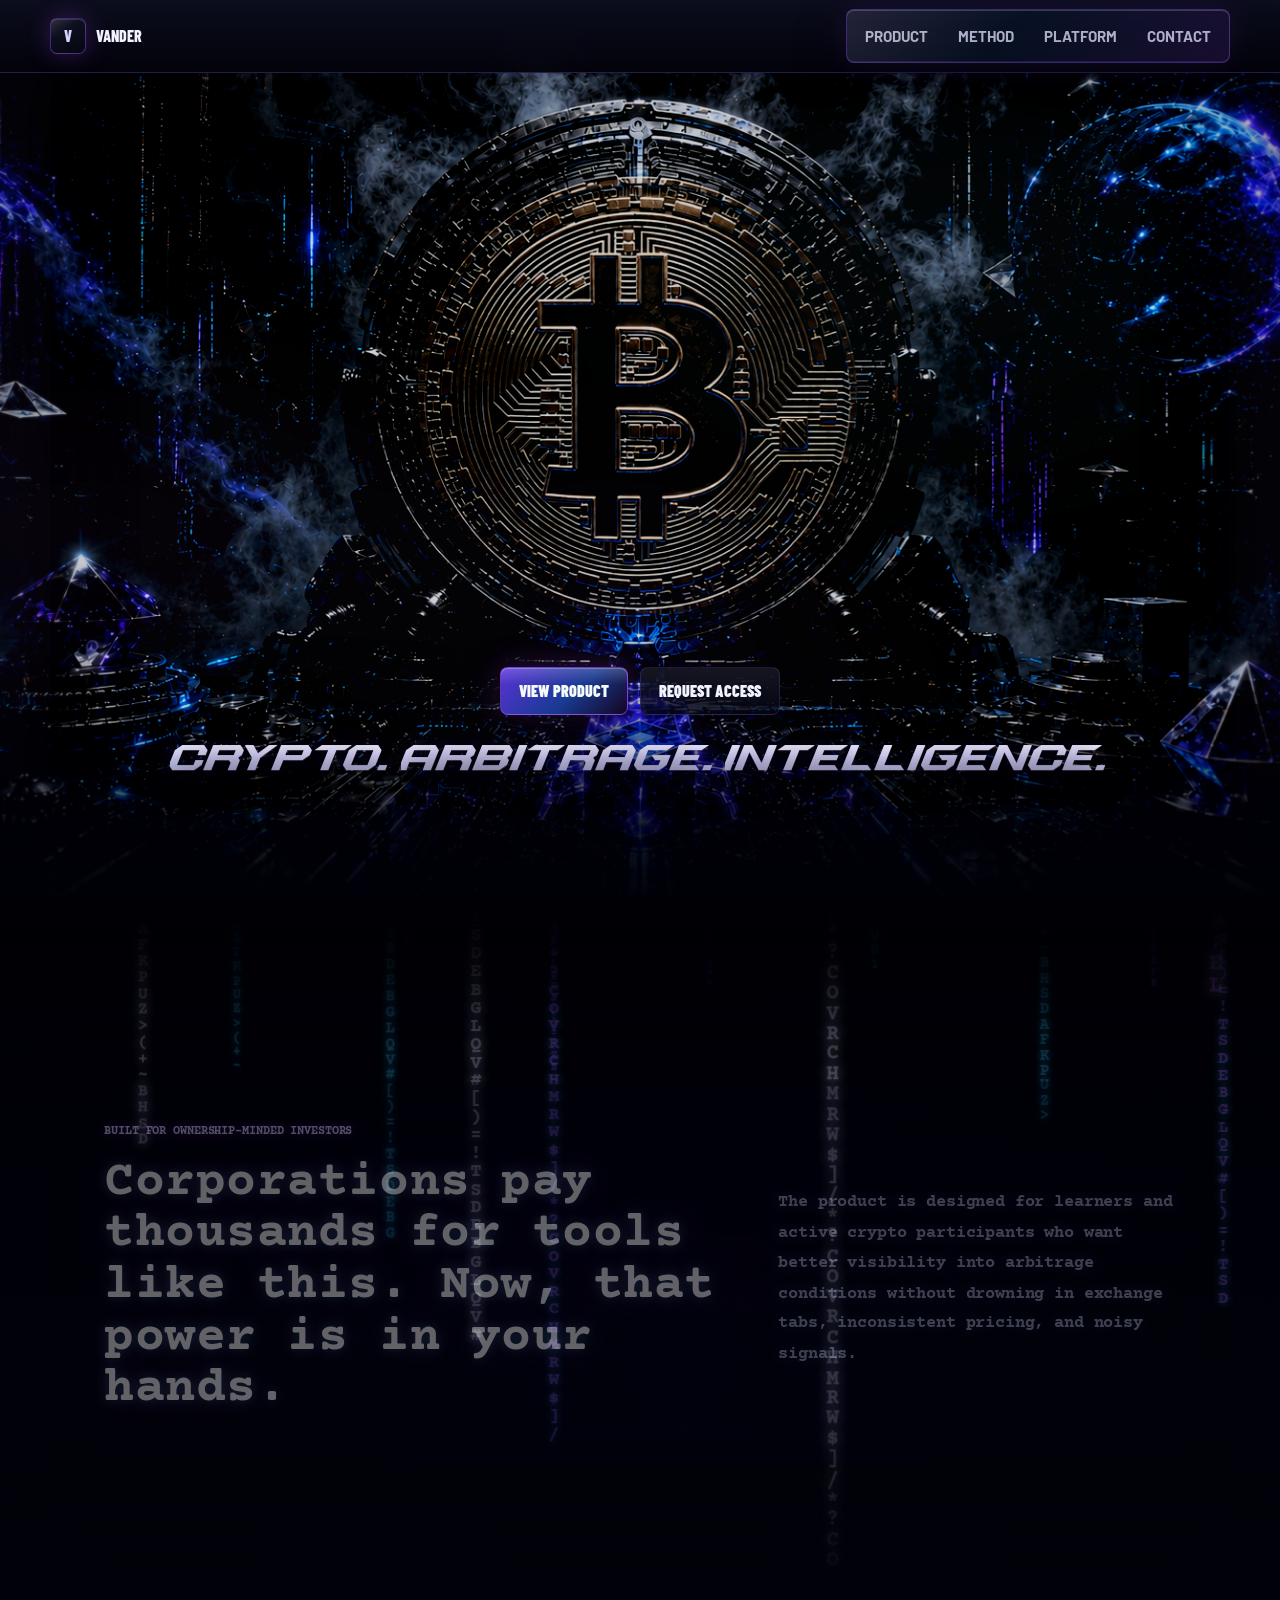
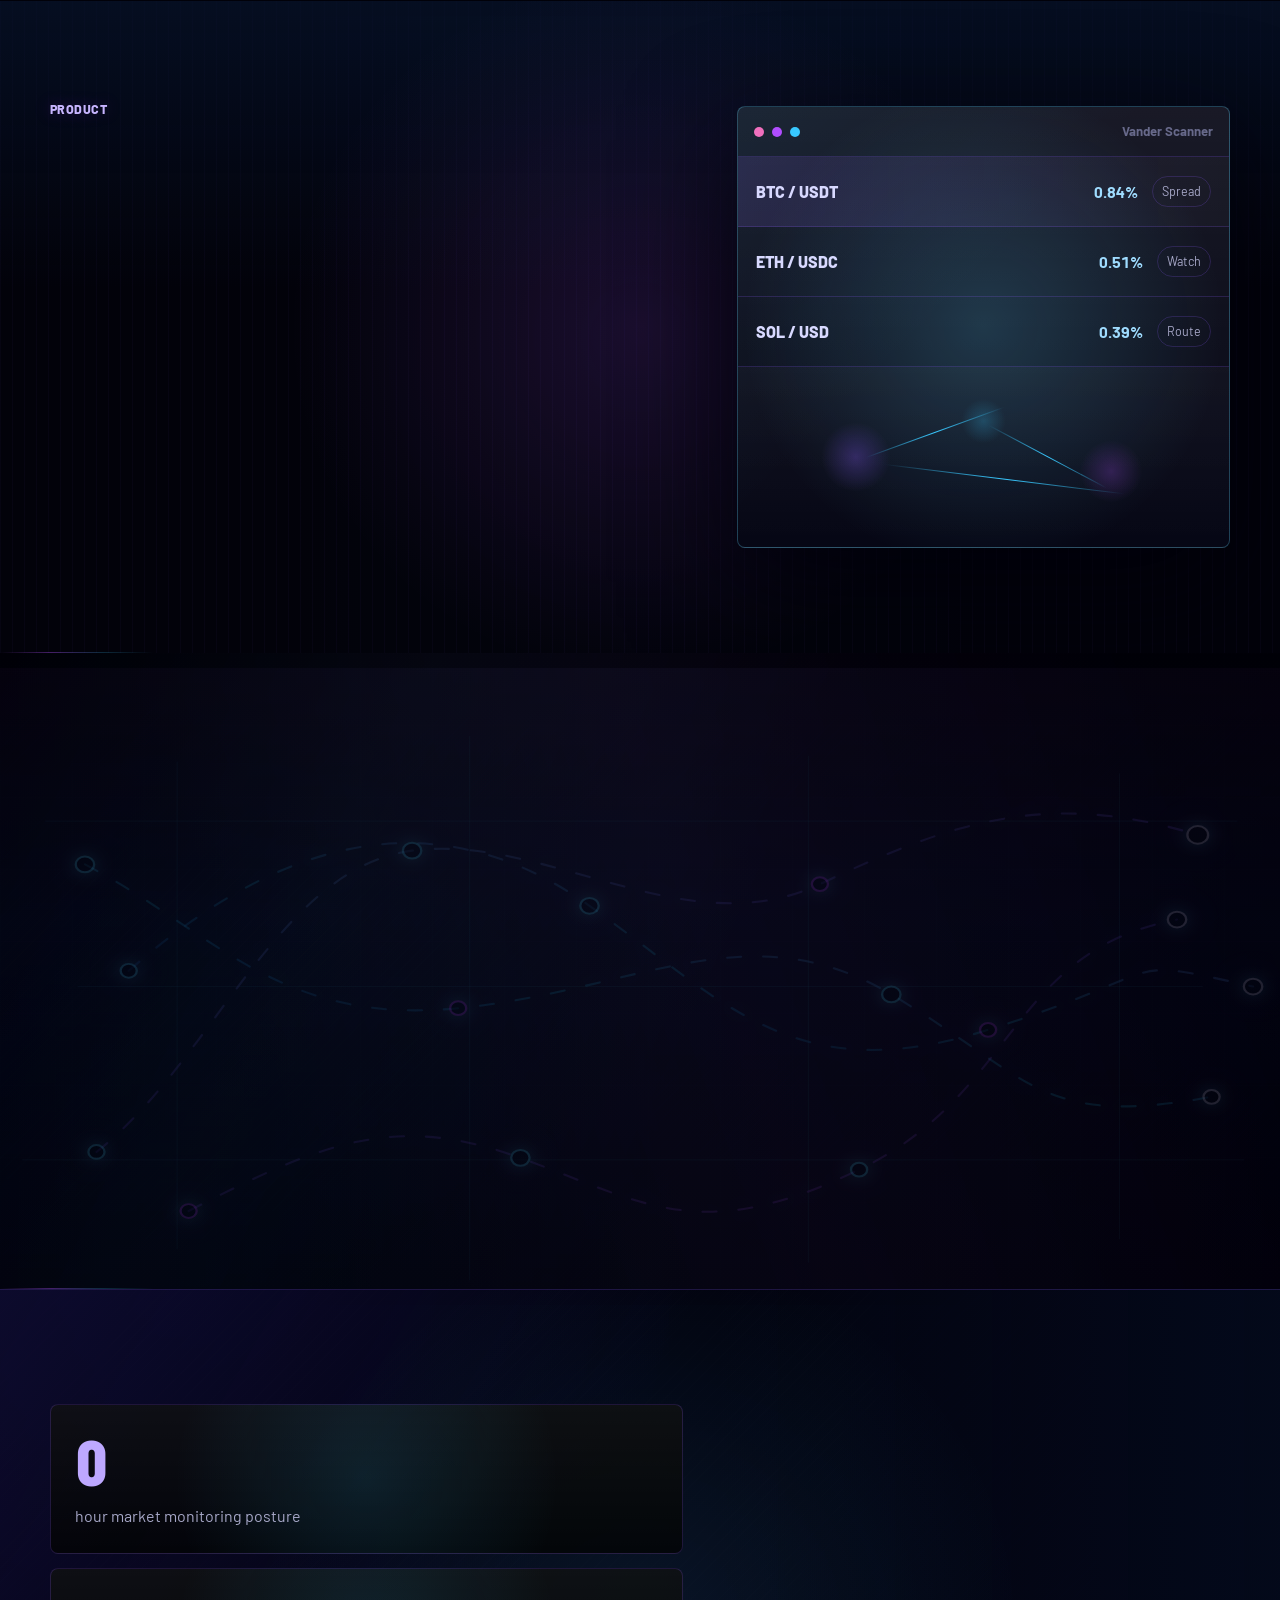
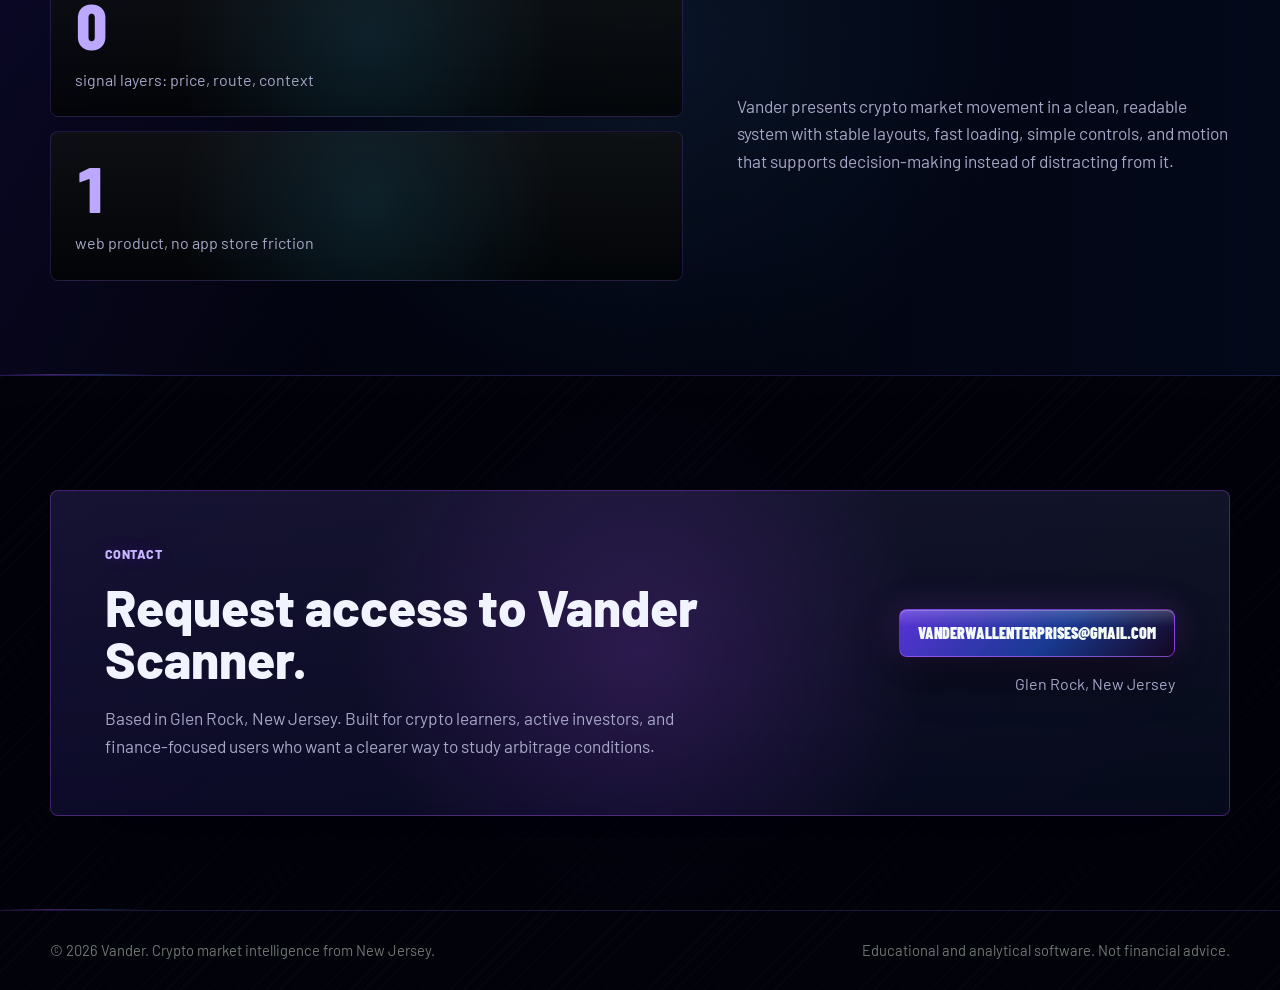
<file: index.html>
<!doctype html>
<html lang="en">
  <head>
    <meta charset="utf-8">
    <meta name="viewport" content="width=device-width, initial-scale=1">
    <meta name="description" content="Vander is a New Jersey crypto arbitrage scanner for market learners, active investors, and people building personal ownership of finance.">
    <title>Vander | Crypto Arbitrage Intelligence</title>
    <link rel="preload" href="assets/hero-bitcoin-upscaled.png" as="image">
    <link rel="preload" href="assets/fonts/sprintura-demo.otf" as="font" type="font/otf" crossorigin>
    <link rel="preload" href="assets/fonts/barlow-regular.ttf" as="font" type="font/ttf" crossorigin>
    <link rel="stylesheet" href="styles.css?v=20260930-mobile-matrix-3">
  </head>
  <body>
    <a class="skip-link" href="#main">Skip to main content</a>

    <header class="site-header" data-header>
      <nav class="nav" aria-label="Primary navigation">
        <a class="brand" href="#top" aria-label="Vander home">
          <span class="brand-mark" aria-hidden="true">V</span>
          <span>Vander</span>
        </a>
        <button class="nav-toggle" type="button" aria-expanded="false" aria-controls="nav-links" data-nav-toggle>
          <span class="sr-only">Open navigation</span>
          <span aria-hidden="true"></span>
          <span aria-hidden="true"></span>
          <span aria-hidden="true"></span>
        </button>
        <div class="nav-links" id="nav-links" data-nav-links>
          <a href="#product">Product</a>
          <a href="#method">Method</a>
          <a href="#platform">Platform</a>
          <a href="#contact">Contact</a>
        </div>
      </nav>
    </header>

    <main id="main">
      <section class="hero" id="top" aria-labelledby="hero-title">
        <div class="hero-media" aria-hidden="true">
          <img src="assets/hero-bitcoin-upscaled.png" alt="" width="1792" height="1024" data-tv-image>
          <span class="tv-collapse-line"></span>
        </div>
        <div class="hero-shade" aria-hidden="true"></div>
        <div class="hero-grid" aria-hidden="true"></div>
        <div class="container hero-content">
          <div class="hero-actions reveal">
            <a class="button button-primary" href="#product">View Product</a>
            <a class="button button-secondary" href="mailto:vanderwallenterprises@gmail.com">Request Access</a>
          </div>
          <h1 class="reveal" id="hero-title" aria-label="Crypto. arbitrage. intelligence.">
            <span class="hero-word" data-word="Crypto.">Crypto.</span>
            <span class="hero-word" data-word="arbitrage.">arbitrage.</span>
            <span class="hero-word" data-word="intelligence.">intelligence.</span>
          </h1>
          <dl class="signal-strip reveal" aria-label="Vander platform highlights">
            <div>
              <dt>Mode</dt>
              <dd>Scanner</dd>
            </div>
            <div>
              <dt>Focus</dt>
              <dd>Spread detection</dd>
            </div>
            <div>
              <dt>Access</dt>
              <dd>Web product</dd>
            </div>
          </dl>
        </div>
      </section>

      <section class="section intro data-rain-section" aria-labelledby="intro-title" data-rain-section>
        <canvas class="data-rain-canvas" aria-hidden="true" data-rain-canvas></canvas>
        <div class="data-rain-tunnel" aria-hidden="true"></div>
        <div class="container split">
          <div>
            <p class="eyebrow reveal">Built for ownership-minded investors</p>
            <h2 class="section-title reveal data-rain-message" id="intro-title" data-final-text="Corporations pay thousands for tools like this. Now, that power is in your hands.">Corporations pay thousands for tools like this. Now, that power is in your hands.</h2>
          </div>
          <p class="section-copy reveal">The product is designed for learners and active crypto participants who want better visibility into arbitrage conditions without drowning in exchange tabs, inconsistent pricing, and noisy signals.</p>
        </div>
      </section>

      <section class="section product-section" id="product" aria-labelledby="product-title">
        <div class="container product-layout">
          <div class="product-copy">
            <p class="eyebrow reveal">Product</p>
            <h2 class="section-title reveal" id="product-title">Vander Scanner brings crypto spread discovery, market context, and education into one clean web platform.</h2>
            <p class="section-copy reveal">Identify potential arbitrage opportunities, compare market conditions, and learn what makes a spread meaningful before taking action.</p>
            <div class="product-actions reveal">
              <a class="button button-primary" href="mailto:vanderwallenterprises@gmail.com?subject=Vander%20Product%20Access">View Product</a>
              <span class="availability">Private access now available by request</span>
            </div>
          </div>
          <div class="terminal reveal" aria-label="Vander product preview">
            <div class="terminal-top">
              <span></span><span></span><span></span>
              <p>Vander Scanner</p>
            </div>
            <div class="market-row hot">
              <span>BTC / USDT</span>
              <strong>0.84%</strong>
              <em>Spread</em>
            </div>
            <div class="market-row">
              <span>ETH / USDC</span>
              <strong>0.51%</strong>
              <em>Watch</em>
            </div>
            <div class="market-row">
              <span>SOL / USD</span>
              <strong>0.39%</strong>
              <em>Route</em>
            </div>
            <div class="path-map" aria-hidden="true">
              <i></i><i></i><i></i>
            </div>
          </div>
        </div>
      </section>

      <section class="section method-section" id="method" aria-labelledby="method-title">
        <div class="exchange-grid-bg" aria-hidden="true">
          <svg class="exchange-grid-map" viewBox="0 0 1200 620" preserveAspectRatio="none">
            <defs>
              <linearGradient id="route-cyan-violet" x1="0" y1="0" x2="1" y2="1">
                <stop offset="0%" stop-color="#62d8ff"/>
                <stop offset="48%" stop-color="#7c5cff"/>
                <stop offset="100%" stop-color="#b14dff"/>
              </linearGradient>
              <linearGradient id="route-violet-blue" x1="1" y1="0" x2="0" y2="1">
                <stop offset="0%" stop-color="#b14dff"/>
                <stop offset="55%" stop-color="#38c8ff"/>
                <stop offset="100%" stop-color="#241a74"/>
              </linearGradient>
            </defs>
            <g class="exchange-grid-lines">
              <path d="M84 124 H1118"/>
              <path d="M112 292 H1088"/>
              <path d="M64 468 H1124"/>
              <path d="M198 64 V558"/>
              <path d="M452 38 V590"/>
              <path d="M746 58 V572"/>
              <path d="M1016 76 V548"/>
            </g>
            <g class="exchange-routes">
              <path class="exchange-route route-one" d="M128 460 C230 366 286 172 402 154 S640 252 756 188 954 92 1084 138"/>
              <path class="exchange-route route-two" d="M118 168 C230 236 286 332 442 314 S694 214 818 300 946 436 1096 404"/>
              <path class="exchange-route route-three" d="M208 520 C324 450 388 420 496 466 S652 556 790 478 920 256 1066 224"/>
              <path class="exchange-route route-four" d="M156 276 C306 122 438 112 556 210 S734 398 902 336 1010 260 1132 292"/>
            </g>
            <g class="exchange-nodes">
              <circle cx="128" cy="460" r="7"/>
              <circle cx="402" cy="154" r="8"/>
              <circle cx="756" cy="188" r="7"/>
              <circle cx="1084" cy="138" r="9"/>
              <circle cx="118" cy="168" r="8"/>
              <circle cx="442" cy="314" r="7"/>
              <circle cx="818" cy="300" r="8"/>
              <circle cx="1096" cy="404" r="7"/>
              <circle cx="208" cy="520" r="7"/>
              <circle cx="496" cy="466" r="8"/>
              <circle cx="790" cy="478" r="7"/>
              <circle cx="1066" cy="224" r="8"/>
              <circle cx="156" cy="276" r="7"/>
              <circle cx="556" cy="210" r="8"/>
              <circle cx="902" cy="336" r="7"/>
              <circle cx="1132" cy="292" r="8"/>
            </g>
          </svg>
        </div>
        <div class="container">
          <div class="section-head">
            <p class="eyebrow reveal">Method</p>
            <h2 class="section-title reveal" id="method-title">Designed for signal quality, not hype.</h2>
          </div>
          <div class="feature-grid">
            <article class="feature reveal">
              <div class="feature-icon" aria-hidden="true">
                <svg viewBox="0 0 24 24" role="img"><path d="M4 17h16M4 12h10M4 7h16"/><path d="M17 10l3 2-3 2"/></svg>
              </div>
              <h3>Spread scanning</h3>
              <p>Track pricing differences across markets and surface potential opportunities with clear spread context.</p>
            </article>
            <article class="feature reveal">
              <div class="feature-icon" aria-hidden="true">
                <svg viewBox="0 0 24 24" role="img"><path d="M12 3l8 4v5c0 5-3.4 8.4-8 9-4.6-.6-8-4-8-9V7l8-4z"/><path d="M9 12l2 2 4-5"/></svg>
              </div>
              <h3>Risk context</h3>
              <p>Separate raw price gaps from real trading conditions such as liquidity, fees, timing, and execution friction.</p>
            </article>
            <article class="feature reveal">
              <div class="feature-icon" aria-hidden="true">
                <svg viewBox="0 0 24 24" role="img"><path d="M5 19V5h14v14H5z"/><path d="M8 9h8M8 13h5M8 17h8"/></svg>
              </div>
              <h3>Learning layer</h3>
              <p>Help newer crypto participants understand why an arbitrage path appears and what factors matter before acting.</p>
            </article>
          </div>
        </div>
      </section>

      <section class="section platform" id="platform" aria-labelledby="platform-title">
        <div class="container platform-layout">
          <div class="metrics reveal" aria-label="Platform metrics">
            <div class="metric">
              <span data-count="24">0</span>
              <p>hour market monitoring posture</p>
            </div>
            <div class="metric">
              <span data-count="3">0</span>
              <p>signal layers: price, route, context</p>
            </div>
            <div class="metric">
              <span data-count="1">0</span>
              <p>web product, no app store friction</p>
            </div>
          </div>
          <div>
            <p class="eyebrow reveal">Platform</p>
            <h2 class="section-title reveal" id="platform-title">An enterprise-style interface built for individual investors.</h2>
            <p class="section-copy reveal">Vander presents crypto market movement in a clean, readable system with stable layouts, fast loading, simple controls, and motion that supports decision-making instead of distracting from it.</p>
          </div>
        </div>
      </section>

      <section class="section contact" id="contact" aria-labelledby="contact-title">
        <div class="container contact-panel reveal">
          <div>
            <p class="eyebrow">Contact</p>
            <h2 class="section-title" id="contact-title">Request access to Vander Scanner.</h2>
            <p class="section-copy">Based in Glen Rock, New Jersey. Built for crypto learners, active investors, and finance-focused users who want a clearer way to study arbitrage conditions.</p>
          </div>
          <div class="contact-actions">
            <a class="button button-primary" href="mailto:vanderwallenterprises@gmail.com?subject=Vander%20Product%20Access">vanderwallenterprises@gmail.com</a>
            <p>Glen Rock, New Jersey</p>
          </div>
        </div>
      </section>
    </main>

    <footer class="footer">
      <div class="container footer-inner">
        <p>&copy; 2026 Vander. Crypto market intelligence from New Jersey.</p>
        <p>Educational and analytical software. Not financial advice.</p>
      </div>
    </footer>

    <script src="script.js?v=20260930-mobile-matrix-3"></script>
  </body>
</html>
</file>
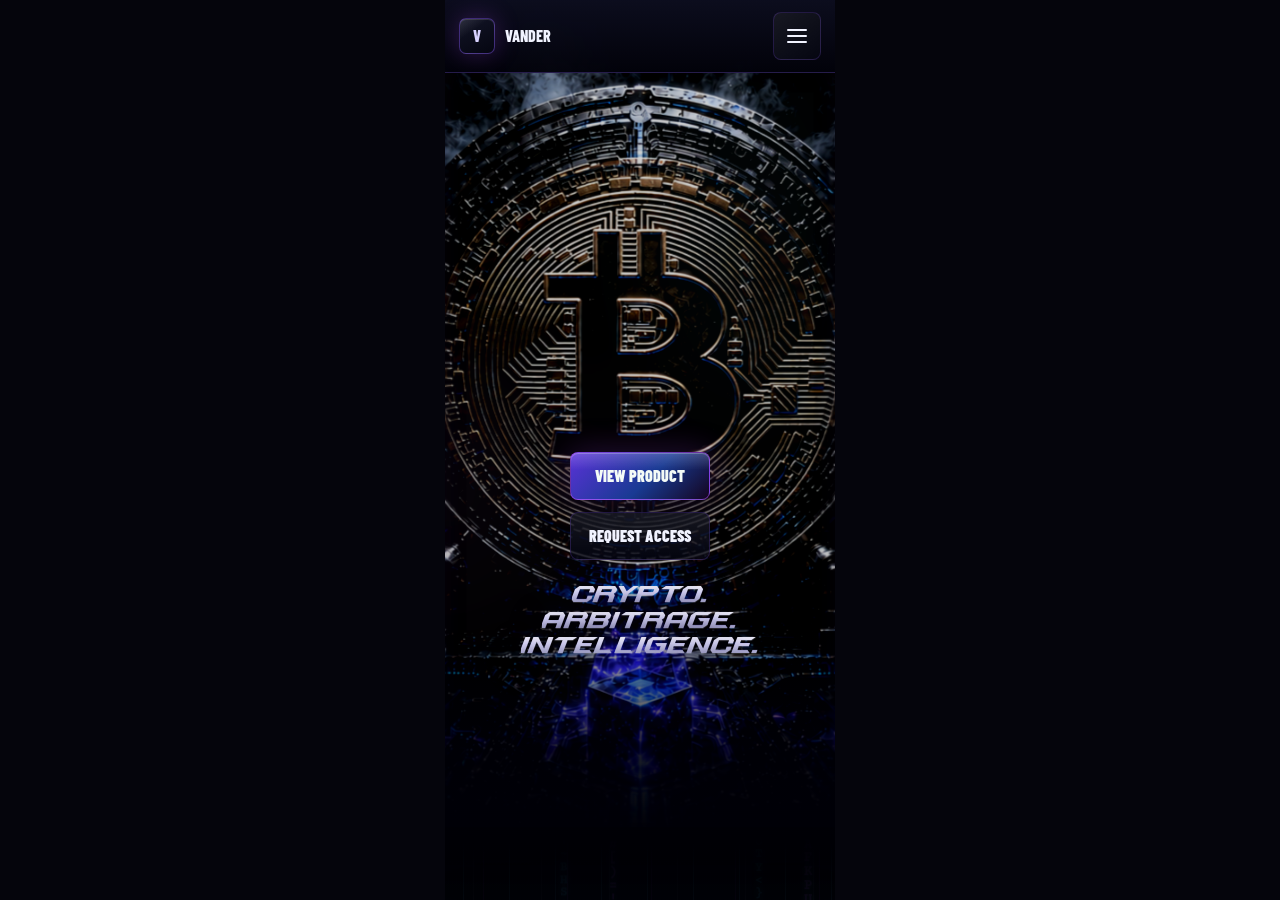
<file: _mobile-preview.html>
<!doctype html>
<html lang="en">
  <head>
    <meta charset="utf-8">
    <meta name="viewport" content="width=device-width, initial-scale=1">
    <title>Mobile Preview</title>
    <style>
      html,
      body {
        margin: 0;
        background: #05050c;
        height: 100%;
        overflow: hidden;
      }

      body {
        display: flex;
        justify-content: center;
      }

      iframe {
        display: block;
        width: min(390px, 100%);
        height: 100vh;
        height: 100dvh;
        border: 0;
      }
    </style>
  </head>
  <body>
    <iframe id="preview" src="./index.html?v=20260930-mobile-matrix-3" title="Vander mobile preview"></iframe>
    <script>
      const params = new URLSearchParams(location.search);
      const target = params.get("target");
      const frame = document.getElementById("preview");

      frame.addEventListener("load", () => {
        const view = frame.contentWindow;
        const doc = frame.contentDocument;
        const element = target ? doc.querySelector(target) : null;

        if (element) {
          const rect = element.getBoundingClientRect();
          view.scrollTo({ top: rect.top + view.scrollY - 92, behavior: "instant" });
        }
      });
    </script>
  </body>
</html>
</file>
<file: styles.css>
:root {
  color-scheme: dark;
  --ink: #f1f3ff;
  --muted: #a6a7c7;
  --subtle: #67698a;
  --bg: #02020a;
  --void: #000007;
  --deep-blue: #07152f;
  --midnight: #09091a;
  --panel: rgba(5, 6, 18, 0.9);
  --panel-strong: #060715;
  --line: rgba(139, 92, 255, 0.2);
  --cyan: #38c8ff;
  --green: #8b5cff;
  --amber: #b14dff;
  --danger: #f06fbd;
  --violet: #8b5cff;
  --plasma: #b14dff;
  --blue-flame: #244dff;
  --cyan-dark: #092642;
  --green-dark: #1b124d;
  --amber-dark: #27104d;
  --danger-dark: #401133;
  --steel: #121426;
  --iron: #050611;
  --shadow: 0 34px 110px rgba(0, 0, 10, 0.86);
  --radius: 8px;
  --max: 1180px;
  --display-font: "Sprintura Demo", "Barlow", sans-serif;
  --utility-font: "Barlow Condensed", sans-serif;
  --body-font: "Barlow", sans-serif;
  --matrix-font: "Courier Prime", monospace;
}

@font-face {
  font-family: "Courier Prime";
  src: url("assets/fonts/courier-prime-regular.ttf") format("truetype");
  font-weight: 400;
  font-style: normal;
  font-display: swap;
}

@font-face {
  font-family: "Courier Prime";
  src: url("assets/fonts/courier-prime-bold.ttf") format("truetype");
  font-weight: 700;
  font-style: normal;
  font-display: swap;
}

@font-face {
  font-family: "Sprintura Demo";
  src: url("assets/fonts/sprintura-demo.otf") format("opentype");
  font-style: normal;
  font-weight: 400 900;
  font-display: swap;
}

@font-face {
  font-family: "Barlow";
  src: url("assets/fonts/barlow-regular.ttf") format("truetype");
  font-weight: 400;
  font-style: normal;
  font-display: swap;
}

@font-face {
  font-family: "Barlow";
  src: url("assets/fonts/barlow-semibold.ttf") format("truetype");
  font-weight: 600;
  font-style: normal;
  font-display: swap;
}

@font-face {
  font-family: "Barlow";
  src: url("assets/fonts/barlow-bold.ttf") format("truetype");
  font-weight: 700;
  font-style: normal;
  font-display: swap;
}

@font-face {
  font-family: "Barlow";
  src: url("assets/fonts/barlow-extrabold.ttf") format("truetype");
  font-weight: 800;
  font-style: normal;
  font-display: swap;
}

@font-face {
  font-family: "Barlow Condensed";
  src: url("assets/fonts/barlow-condensed-bold.ttf") format("truetype");
  font-weight: 700;
  font-style: normal;
  font-display: swap;
}

@font-face {
  font-family: "Barlow Condensed";
  src: url("assets/fonts/barlow-condensed-extrabold.ttf") format("truetype");
  font-weight: 800;
  font-style: normal;
  font-display: swap;
}

@font-face {
  font-family: "Barlow Condensed";
  src: url("assets/fonts/barlow-condensed-black.ttf") format("truetype");
  font-weight: 900;
  font-style: normal;
  font-display: swap;
}

* {
  box-sizing: border-box;
}

html {
  scroll-behavior: smooth;
  -webkit-text-size-adjust: 100%;
  text-size-adjust: 100%;
}

body {
  margin: 0;
  background:
    radial-gradient(circle at 74% 10%, rgba(139, 92, 255, 0.2), transparent 28rem),
    radial-gradient(circle at 14% 68%, rgba(36, 77, 255, 0.18), transparent 32rem),
    linear-gradient(180deg, rgba(177, 77, 255, 0.035), transparent 24rem),
    repeating-linear-gradient(135deg, rgba(255, 255, 255, 0.014) 0 1px, transparent 1px 10px),
    var(--bg);
  color: var(--ink);
  font-family: var(--body-font);
  font-size: 16px;
  line-height: 1.6;
  overflow-x: hidden;
}

body::before {
  content: "";
  position: fixed;
  inset: 0;
  z-index: -1;
  pointer-events: none;
  background:
    linear-gradient(rgba(255, 255, 255, 0.025) 1px, transparent 1px),
    linear-gradient(90deg, rgba(255, 255, 255, 0.018) 1px, transparent 1px);
  background-size: 100% 5px, 7px 100%;
  opacity: 0.12;
  mix-blend-mode: screen;
}

body.nav-open {
  overflow: hidden;
}

a {
  color: inherit;
  text-decoration: none;
}

img {
  display: block;
  max-width: 100%;
}

svg {
  width: 24px;
  height: 24px;
  fill: none;
  stroke: currentColor;
  stroke-linecap: round;
  stroke-linejoin: round;
  stroke-width: 1.8;
}

.skip-link {
  position: fixed;
  left: 16px;
  top: 12px;
  z-index: 1000;
  transform: translateY(-140%);
  border: 1px solid var(--line);
  border-radius: var(--radius);
  background: var(--ink);
  color: var(--bg);
  padding: 10px 14px;
  transition: transform 180ms ease;
}

.skip-link:focus {
  transform: translateY(0);
}

.sr-only {
  position: absolute;
  width: 1px;
  height: 1px;
  overflow: hidden;
  clip: rect(0, 0, 0, 0);
  white-space: nowrap;
}

.container {
  width: min(calc(100% - 40px), var(--max));
  margin: 0 auto;
}

.site-header {
  position: fixed;
  inset: 0 0 auto;
  z-index: 100;
  border-bottom: 1px solid rgba(139, 92, 255, 0.2);
  background:
    linear-gradient(180deg, rgba(12, 13, 30, 0.98), rgba(2, 2, 10, 0.96));
  backdrop-filter: blur(16px) saturate(0.9);
  -webkit-backdrop-filter: blur(16px) saturate(0.9);
  transition: background 220ms ease, border-color 220ms ease, backdrop-filter 220ms ease;
}

.site-header.is-scrolled {
  border-color: var(--line);
  background: rgba(2, 2, 10, 0.94);
  backdrop-filter: blur(18px) saturate(0.8);
  -webkit-backdrop-filter: blur(18px) saturate(0.8);
}

.nav {
  display: flex;
  align-items: center;
  justify-content: space-between;
  width: min(calc(100% - 40px), var(--max));
  min-height: 72px;
  margin: 0 auto;
}

.brand {
  display: inline-flex;
  align-items: center;
  gap: 10px;
  font-family: var(--utility-font);
  font-weight: 800;
  letter-spacing: 0;
  text-transform: uppercase;
}

.brand-mark {
  display: grid;
  place-items: center;
  width: 36px;
  height: 36px;
  border: 1px solid rgba(139, 92, 255, 0.42);
  border-radius: 7px;
  background:
    linear-gradient(145deg, rgba(242, 244, 239, 0.13), transparent 36%),
    linear-gradient(155deg, var(--steel), var(--iron));
  color: #d8d2ff;
  box-shadow:
    inset 0 1px 0 rgba(255, 255, 255, 0.13),
    0 0 24px rgba(177, 77, 255, 0.26);
}

.nav-links {
  display: flex;
  align-items: center;
  gap: 4px;
  border: 1px solid rgba(139, 92, 255, 0.34);
  border-radius: 8px;
  background:
    linear-gradient(135deg, rgba(215, 205, 255, 0.14), rgba(56, 200, 255, 0.055) 42%, rgba(177, 77, 255, 0.12)),
    rgba(4, 6, 20, 0.48);
  box-shadow:
    inset 0 1px 0 rgba(255, 255, 255, 0.18),
    inset 0 -1px 0 rgba(139, 92, 255, 0.16),
    0 18px 52px rgba(0, 0, 10, 0.34),
    0 0 34px rgba(139, 92, 255, 0.12);
  backdrop-filter: blur(18px) saturate(1.45);
  -webkit-backdrop-filter: blur(18px) saturate(1.45);
  padding: 5px;
}

.nav-links a {
  min-height: 38px;
  border-radius: 6px;
  padding: 9px 13px;
  color: rgba(231, 231, 255, 0.74);
  font-size: 0.94rem;
  font-weight: 700;
  text-transform: uppercase;
  transition: color 180ms ease, background 180ms ease, box-shadow 180ms ease;
}

.nav-links a:hover,
.nav-links a:focus-visible {
  background: rgba(139, 92, 255, 0.14);
  box-shadow: inset 0 0 0 1px rgba(177, 77, 255, 0.16), 0 0 18px rgba(139, 92, 255, 0.14);
  color: var(--ink);
}

.nav-toggle {
  display: none;
  width: 48px;
  height: 48px;
  border: 1px solid var(--line);
  border-radius: var(--radius);
  background:
    linear-gradient(145deg, rgba(255, 255, 255, 0.07), transparent),
    var(--iron);
  color: var(--ink);
}

.nav-toggle span:not(.sr-only) {
  display: block;
  width: 20px;
  height: 2px;
  margin: 4px auto;
  border-radius: 999px;
  background: currentColor;
}

.hero {
  position: relative;
  display: grid;
  align-items: center;
  min-height: 100dvh;
  isolation: isolate;
  overflow: hidden;
  padding: 96px 0 54px;
  background: #000;
  --tv-close: 0;
  --tv-line: 0;
  --hero-text-fade: 0;
  --hero-text-line: 0;
  --hero-text-compress: 0;
  --hero-text-flicker: 0;
}

.hero::after {
  content: "";
  position: absolute;
  inset: auto 0 0;
  z-index: 3;
  height: min(22vh, 210px);
  pointer-events: none;
  background: linear-gradient(180deg, transparent, rgba(0, 0, 7, 0.84) 62%, #000007);
}

.hero-media,
.hero-media img,
.hero-shade,
.hero-grid {
  position: absolute;
}

.hero-media {
  inset: 0;
  z-index: 0;
  width: 100%;
  height: 100%;
  transform: none;
  overflow: hidden;
  border: 0;
  border-radius: 0;
  background: transparent;
  box-shadow: none;
}

.hero-media img {
  inset: 0;
  width: 100%;
  height: 100%;
  object-fit: cover;
  object-position: center;
  opacity: calc(1 - (var(--tv-close) * 0.7));
  filter:
    brightness(calc(0.78 - (var(--tv-close) * 0.42)))
    contrast(calc(1.18 - (var(--tv-close) * 0.16)))
    saturate(calc(1.22 - (var(--tv-close) * 0.78)))
    hue-rotate(calc(var(--tv-close) * -16deg));
  clip-path: inset(calc(var(--tv-close) * 50%) 0 calc(var(--tv-close) * 50%) 0);
  transform: scale(calc(1 + (var(--tv-close) * 0.025)));
  will-change: clip-path, filter, opacity, transform;
}

.hero-media::before,
.hero-media::after {
  content: "";
  position: absolute;
  inset: 0;
  pointer-events: none;
}

.hero-media::before {
  z-index: 1;
  background:
    radial-gradient(ellipse at 10% 58%, rgba(177, 77, 255, 0.16), transparent 26%),
    radial-gradient(ellipse at 72% 30%, rgba(56, 200, 255, 0.12), transparent 28%),
    radial-gradient(ellipse at 48% 82%, rgba(139, 92, 255, 0.14), transparent 34%);
  filter: blur(16px);
  mix-blend-mode: screen;
  opacity: calc(0.22 + (var(--tv-close) * 0.2));
  transform: translate3d(calc(var(--tv-close) * 18px), calc(var(--tv-close) * -10px), 0) scale(1.08);
  animation: heroSmokeDrift 8s ease-in-out infinite alternate;
}

.hero-media::after {
  z-index: 2;
  box-shadow:
    inset 0 0 54px rgba(3, 2, 12, 0.74),
    inset 0 0 120px rgba(139, 92, 255, 0.16),
    inset 0 0 180px rgba(0, 0, 0, 0.68);
  backdrop-filter: blur(1.2px);
  mask-image:
    linear-gradient(to right, black 0 4%, transparent 11% 89%, black 96% 100%),
    linear-gradient(to bottom, black 0 5%, transparent 12% 88%, black 95% 100%);
  -webkit-mask-image:
    linear-gradient(to right, black 0 4%, transparent 11% 89%, black 96% 100%),
    linear-gradient(to bottom, black 0 5%, transparent 12% 88%, black 95% 100%);
  mask-composite: add;
  -webkit-mask-composite: source-over;
  opacity: calc(0.5 - (var(--tv-close) * 0.18));
}

.tv-collapse-line {
  position: absolute;
  left: 7%;
  top: 50%;
  z-index: 3;
  width: 86%;
  height: 2px;
  border-radius: 999px;
  background: linear-gradient(90deg, transparent, rgba(246, 241, 255, 0.95), rgba(177, 77, 255, 0.58), rgba(56, 200, 255, 0.32), transparent);
  box-shadow:
    0 0 18px rgba(242, 244, 239, 0.5),
    0 0 34px rgba(177, 77, 255, 0.28);
  opacity: var(--tv-line);
  transform: translateY(-50%) scaleX(calc(0.25 + (var(--tv-line) * 0.75)));
  pointer-events: none;
}

.hero-shade {
  display: none;
}

.hero-grid {
  display: none;
}

.hero-content {
  position: relative;
  z-index: 4;
  max-width: var(--max);
  display: grid;
  align-content: center;
  justify-items: center;
  text-align: center;
  transform: translateY(clamp(214px, 33vh, 252px));
}

.eyebrow {
  margin: 0 0 16px;
  color: #c7b5ff;
  font-size: 0.78rem;
  font-weight: 800;
  letter-spacing: 0.04em;
  text-transform: uppercase;
  text-shadow: 0 0 18px rgba(177, 77, 255, 0.32);
}

h1,
.section-title {
  margin: 0;
  max-width: 720px;
  letter-spacing: 0;
  text-transform: none;
}

h1 {
  width: max-content;
  max-width: calc(100vw - 96px);
  margin-top: 24px;
  font-family: var(--display-font);
  font-size: clamp(1.55rem, 3.05vw, 3.1rem);
  font-weight: 600;
  line-height: 1;
  display: flex;
  flex-direction: row;
  flex-wrap: nowrap;
  align-items: center;
  justify-content: center;
  column-gap: 0.22em;
  white-space: nowrap;
  color: transparent;
  position: relative;
  opacity: 1;
  filter: none;
  text-shadow:
    0 1px 0 rgba(255, 255, 255, 0.16),
    0 12px 32px rgba(0, 0, 0, 0.72),
    0 0 28px rgba(139, 92, 255, 0.16);
}

.hero-word {
  position: relative;
  display: inline-block;
  color: transparent;
  background: linear-gradient(180deg, #ffffff 0%, #d9d7ff 38%, #8486b8 100%);
  background-clip: text;
  -webkit-background-clip: text;
  cursor: default;
}

.hero-word::before {
  content: attr(data-word);
  position: absolute;
  inset: 0;
  color: transparent;
  background:
    linear-gradient(100deg, transparent 0%, transparent 38%, rgba(255, 255, 255, 0.92) 48%, rgba(177, 77, 255, 0.55) 52%, transparent 64%, transparent 100%);
  background-size: 240% 100%;
  background-position: 140% 0;
  background-clip: text;
  -webkit-background-clip: text;
  opacity: 0;
  pointer-events: none;
}

.hero-word::after {
  content: "";
  position: absolute;
  left: 3%;
  top: 51%;
  width: 94%;
  height: 2px;
  border-radius: 999px;
  background: linear-gradient(90deg, transparent, rgba(242, 244, 255, 0.95), rgba(177, 77, 255, 0.62), transparent);
  box-shadow:
    0 0 12px rgba(242, 244, 239, 0.45),
    0 0 26px rgba(177, 77, 255, 0.34);
  opacity: 0;
  transform: translateY(-50%) scaleX(0.18);
  transform-origin: center;
  pointer-events: none;
}

.hero-word:hover,
.hero-word:focus-visible {
  animation: heroTextGlitch 520ms steps(2, end) both;
}

.hero-word:hover::before,
.hero-word:focus-visible::before {
  animation: heroTextGlint 720ms ease-out 1 both;
}

.hero-word:hover::after,
.hero-word:focus-visible::after {
  opacity: 0.95;
  transform: translateY(-50%) scaleX(1);
  animation: heroTextScanline 520ms ease-out 1 both;
}

.hero-copy {
  max-width: 590px;
  margin: 18px 0 0;
  color: #c1c9c3;
  font-size: clamp(1.05rem, 2vw, 1.32rem);
  line-height: 1.55;
}

.hero-actions,
.product-actions {
  display: flex;
  flex-wrap: wrap;
  align-items: center;
  gap: 12px;
  margin-top: 24px;
}

.hero .hero-actions {
  justify-content: center;
  margin-top: 0;
}

.button {
  display: inline-flex;
  align-items: center;
  justify-content: center;
  min-height: 48px;
  border-radius: var(--radius);
  padding: 13px 18px;
  font-family: var(--utility-font);
  font-weight: 900;
  text-transform: uppercase;
  line-height: 1;
  transition: transform 180ms ease, border-color 180ms ease, background 180ms ease, color 180ms ease;
}

.button:hover {
  transform: translateY(-2px);
}

.button:focus-visible,
.nav-toggle:focus-visible {
  outline: 3px solid rgba(177, 77, 255, 0.58);
  outline-offset: 3px;
}

.button-primary {
  border: 1px solid rgba(177, 77, 255, 0.54);
  background:
    linear-gradient(180deg, rgba(255, 255, 255, 0.18), transparent 36%),
    linear-gradient(135deg, #5a32d7, #193a93 56%, #14051f);
  color: #f4fbf7;
  box-shadow:
    inset 0 1px 0 rgba(255, 255, 255, 0.23),
    0 18px 42px rgba(0, 0, 0, 0.58),
    0 0 34px rgba(177, 77, 255, 0.24);
}

.button-secondary {
  border: 1px solid var(--line);
  background:
    linear-gradient(180deg, rgba(255, 255, 255, 0.07), transparent),
    rgba(5, 6, 18, 0.78);
  color: var(--ink);
}

.signal-strip {
  display: grid;
  grid-template-columns: repeat(3, minmax(0, 1fr));
  width: min(100%, 760px);
  margin: 26px 0 0;
  border: 1px solid var(--line);
  border-radius: var(--radius);
  background:
    linear-gradient(180deg, rgba(255, 255, 255, 0.045), transparent),
    rgba(3, 4, 4, 0.78);
  box-shadow: var(--shadow);
  backdrop-filter: blur(18px);
}

.hero .signal-strip {
  display: none;
}

.signal-strip div {
  padding: 14px 16px;
}

.signal-strip div + div {
  border-left: 1px solid var(--line);
}

.signal-strip dt {
  color: var(--subtle);
  font-size: 0.78rem;
  text-transform: uppercase;
}

.signal-strip dd {
  margin: 6px 0 0;
  font-weight: 760;
}

.section {
  position: relative;
  isolation: isolate;
  overflow: hidden;
  padding: 104px 0;
  --section-x: 50;
  --section-y: 50;
  --scroll-progress: 0;
}

.section::before {
  content: "";
  position: absolute;
  inset: 0;
  z-index: -1;
  pointer-events: none;
  background:
    radial-gradient(circle at calc(var(--section-x) * 1%) calc(var(--section-y) * 1%), rgba(139, 92, 255, 0.12), transparent 18rem),
    linear-gradient(90deg, transparent, rgba(56, 200, 255, 0.045), transparent);
  opacity: calc(0.2 + (var(--scroll-progress) * 0.42));
  transform: translateY(calc((0.5 - var(--scroll-progress)) * 30px));
}

.section::after {
  content: "";
  position: absolute;
  inset: auto 0 0;
  height: 1px;
  z-index: -1;
  background: linear-gradient(90deg, transparent, rgba(177, 77, 255, 0.52), rgba(56, 200, 255, 0.28), transparent);
  transform: scaleX(calc(0.12 + (var(--scroll-progress) * 0.88)));
  transform-origin: left center;
  opacity: 0.72;
}

.split,
.platform-layout,
.product-layout {
  display: grid;
  grid-template-columns: minmax(0, 1fr) minmax(320px, 0.78fr);
  gap: 54px;
  align-items: center;
}

.intro {
  border-top: 1px solid var(--line);
  border-bottom: 1px solid var(--line);
  background:
    radial-gradient(circle at calc(var(--section-x, 50) * 1%) 50%, rgba(139, 92, 255, 0.12), transparent 22rem),
    linear-gradient(90deg, rgba(177, 77, 255, 0.07), transparent 42%),
    rgba(2, 3, 14, 0.72);
}

.data-rain-section {
  --section-focus: 0;
  min-height: clamp(560px, 78vh, 820px);
  display: grid;
  align-items: center;
  margin-top: -1px;
  border-top: 0;
  border-bottom: 0;
  overflow: hidden;
  background:
    linear-gradient(180deg, #000 0%, rgba(0, 0, 7, 0.98) 18%, transparent 42%),
    linear-gradient(180deg, #000007 0%, #010109 42%, #03030e 100%);
}

.data-rain-section .split {
  position: relative;
  z-index: 3;
  grid-template-columns: minmax(0, 1fr) minmax(300px, 0.64fr);
  font-family: var(--matrix-font);
  padding: clamp(26px, 4vw, 46px);
  background:
    linear-gradient(90deg, rgba(0, 0, 8, 0.86), rgba(5, 4, 22, 0.68) 54%, rgba(0, 0, 8, 0.82));
  box-shadow:
    0 26px 80px rgba(0, 0, 0, 0.58),
    0 0 140px rgba(0, 0, 8, 0.48) inset;
  opacity: calc(0.38 + (var(--section-focus, 0) * 0.62));
  transform: translateY(calc((1 - var(--section-focus, 0)) * 24px)) scale(calc(0.985 + (var(--section-focus, 0) * 0.015)));
  transform-origin: center;
}

.data-rain-canvas {
  display: none;
}

.data-rain-canvas {
  opacity: 0;
}

.data-rain-section.is-decrypting .data-rain-canvas {
  opacity: 0;
}

.data-rain-section.is-decrypted .data-rain-canvas {
  opacity: 0;
}

.data-rain-tunnel {
  position: absolute;
  inset: 0;
  z-index: 1;
  display: block;
  overflow: hidden;
  pointer-events: none;
  opacity: 0.72;
  perspective: 900px;
  transform-style: preserve-3d;
  mask-image: linear-gradient(180deg, transparent 0%, #000 18%, #000 78%, transparent 100%);
}

.data-rain-section.matrix-lite .data-rain-tunnel::before,
.data-rain-section.matrix-lite .data-rain-tunnel::after {
  content: "";
  position: absolute;
  inset: -20% 0;
  background:
    repeating-linear-gradient(90deg, transparent 0 18px, rgba(98, 216, 255, 0.2) 18px 19px, transparent 19px 46px),
    repeating-linear-gradient(90deg, transparent 0 38px, rgba(177, 77, 255, 0.16) 38px 39px, transparent 39px 84px),
    linear-gradient(180deg, transparent, rgba(98, 216, 255, 0.1), transparent);
  opacity: 0.62;
  transform: translate3d(0, -8%, 0);
  animation: matrixLiteRain 10s linear infinite;
}

.data-rain-section.matrix-lite .data-rain-tunnel::after {
  opacity: 0.36;
  background:
    repeating-linear-gradient(90deg, transparent 0 28px, rgba(232, 226, 255, 0.14) 28px 29px, transparent 29px 68px),
    linear-gradient(180deg, rgba(177, 77, 255, 0.08), transparent 44%, rgba(98, 216, 255, 0.08));
  animation-duration: 14s;
  animation-direction: reverse;
}

.data-rain-section.is-decrypting .data-rain-tunnel {
  opacity: 0.84;
}

.data-rain-section.is-decrypted .data-rain-tunnel {
  opacity: 0.76;
}

.matrix-bg-column {
  position: absolute;
  top: -92%;
  left: var(--column-left);
  display: block;
  z-index: var(--column-z);
  width: 1.15em;
  color: rgba(98, 216, 255, var(--column-alpha));
  font-family: var(--matrix-font);
  font-size: var(--column-font-size);
  font-weight: 700;
  line-height: 0.98;
  white-space: pre;
  text-align: center;
  text-shadow:
    0 0 7px rgba(98, 216, 255, 0.42);
  opacity: 1;
  transform: translate3d(-50%, 0, var(--column-depth)) scale(var(--column-scale));
  animation: matrixColumnFall var(--column-speed) linear var(--column-delay) infinite;
  backface-visibility: hidden;
  will-change: transform;
}

.data-rain-section.matrix-lite .data-rain-tunnel {
  perspective: none;
  transform-style: flat;
}

.data-rain-section.matrix-lite .matrix-bg-column {
  display: block;
  top: -82%;
  z-index: 2;
  font-size: var(--column-font-size);
  opacity: 0.72;
  text-shadow: 0 0 7px rgba(98, 216, 255, 0.36);
  animation-duration: calc(var(--column-speed) * 1.18);
  will-change: transform;
}

.matrix-bg-column.depth-far {
  color: rgba(72, 62, 204, var(--column-alpha));
  text-shadow:
    0 0 7px rgba(72, 62, 204, 0.38);
}

.matrix-bg-column.depth-mid {
  color: rgba(56, 200, 255, var(--column-alpha));
  text-shadow:
    0 0 8px rgba(56, 200, 255, 0.48);
}

.matrix-bg-column.depth-near {
  color: rgba(232, 226, 255, var(--column-alpha));
  text-shadow:
    0 0 10px rgba(232, 226, 255, 0.6),
    0 0 22px rgba(56, 200, 255, 0.2);
}

.matrix-bg-column:nth-child(4n) {
  color: rgba(177, 77, 255, calc(var(--column-alpha) + 0.06));
}

.data-rain-section::before {
  z-index: 2;
  background:
    linear-gradient(180deg, #000007, transparent 24%, transparent 72%, rgba(0, 0, 7, 0.78));
  opacity: 0.78;
  transform: none;
}

.data-rain-section::after {
  inset: 0;
  height: auto;
  z-index: 2;
  background:
    linear-gradient(90deg, transparent 0%, rgba(177, 77, 255, 0.1) 48%, rgba(56, 200, 255, 0.06) 54%, transparent 100%);
  opacity: 0;
  transform: translateX(-58%) skewX(-10deg);
  filter: none;
  transform-origin: center;
}

.data-rain-section.is-decrypting::after {
  animation: decryptSweep 1600ms cubic-bezier(0.2, 0.78, 0.16, 1) 600ms 1 both;
}

.data-rain-section .matrix-rain-text {
  font-family: var(--matrix-font);
  letter-spacing: 0;
  filter: blur(8px);
  opacity: 0;
  transform: translate3d(0, 18px, 0);
  transition: opacity 680ms ease, transform 680ms cubic-bezier(0.2, 0.78, 0.18, 1), filter 680ms ease;
  text-shadow:
    0 0 12px rgba(98, 216, 255, 0.34),
    0 0 28px rgba(177, 77, 255, 0.3),
    0 4px 18px rgba(0, 0, 0, 0.95);
}

.data-rain-section .matrix-rain-text.is-final-text,
.data-rain-section.is-decrypted .matrix-rain-text {
  filter: blur(0);
  opacity: 1;
  transform: translate3d(0, 0, 0);
}

.data-rain-message {
  max-width: 900px;
  color: #ffffff;
  text-shadow:
    0 0 18px rgba(232, 226, 255, 0.44),
    0 0 34px rgba(177, 77, 255, 0.34),
    0 0 56px rgba(56, 200, 255, 0.18),
    0 18px 44px rgba(0, 0, 0, 0.82);
}

.data-rain-section .eyebrow {
  color: #d9ccff;
  text-shadow:
    0 0 12px rgba(177, 77, 255, 0.62),
    0 3px 12px rgba(0, 0, 0, 0.9);
}

.data-rain-section .section-copy {
  color: var(--muted);
  font-weight: 650;
  line-height: 1.78;
  text-shadow:
    0 0 14px rgba(98, 216, 255, 0.28),
    0 4px 16px rgba(0, 0, 0, 0.94);
}

.data-rain-section .rain-word {
  display: inline-block;
  white-space: nowrap;
}

.data-rain-section .rain-letter {
  display: inline-block;
  color: var(--letter-color, #38c8ff);
  opacity: var(--letter-opacity, 1);
  transform: none;
  filter: none;
  text-shadow:
    0 0 10px rgba(56, 200, 255, 0.34),
    0 0 18px rgba(177, 77, 255, 0.22);
}

.data-rain-section .rain-letter.is-final {
  color: #f3f0ff;
  text-shadow:
    0 0 18px rgba(177, 77, 255, 0.48),
    0 0 36px rgba(56, 200, 255, 0.24),
    0 18px 44px rgba(0, 0, 0, 0.86);
}

.data-rain-section .rain-space {
  display: inline;
}

.data-rain-message::after {
  content: none;
  display: none;
}

.data-rain-message.is-visible::after {
  animation: none;
}

.section-title {
  font-size: clamp(2rem, 4vw, 4.25rem);
  font-family: var(--body-font);
  font-weight: 760;
  line-height: 1.02;
}

.section-copy {
  max-width: 620px;
  margin: 20px 0 0;
  color: var(--muted);
  font-size: 1.08rem;
}

.product-section {
  background:
    radial-gradient(circle at calc(var(--section-x, 50) * 1%) calc(var(--section-y, 50) * 1%), rgba(177, 77, 255, 0.12), transparent 22rem),
    linear-gradient(180deg, rgba(7, 21, 47, 0.62), transparent 44%),
    repeating-linear-gradient(90deg, rgba(139, 92, 255, 0.03) 0 1px, transparent 1px 12px),
    var(--bg);
}

.availability {
  color: var(--muted);
  font-size: 0.95rem;
}

.terminal {
  position: relative;
  overflow: hidden;
  border: 1px solid rgba(98, 216, 255, 0.28);
  border-radius: var(--radius);
  background:
    radial-gradient(circle at calc(var(--mx, 50) * 1%) calc(var(--my, 50) * 1%), rgba(98, 216, 255, 0.2), transparent 15rem),
    linear-gradient(180deg, rgba(255, 255, 255, 0.075), transparent),
    linear-gradient(135deg, rgba(56, 200, 255, 0.07), transparent 44%),
    var(--panel-strong);
  box-shadow: var(--shadow);
  transform: perspective(1000px) rotateX(calc((var(--my, 50) - 50) * -0.045deg)) rotateY(calc((var(--mx, 50) - 50) * 0.055deg));
  transition: transform 180ms ease, border-color 180ms ease, box-shadow 180ms ease;
}

.terminal::before {
  content: "";
  position: absolute;
  inset: -1px;
  background: linear-gradient(115deg, transparent 10%, rgba(56, 200, 255, 0.12), rgba(177, 77, 255, 0.18), transparent 62%);
  transform: translateX(-110%);
  animation: scanline 6s ease-in-out infinite;
}

.terminal:hover {
  border-color: rgba(98, 216, 255, 0.5);
  box-shadow:
    var(--shadow),
    0 0 46px rgba(98, 216, 255, 0.24),
    0 0 84px rgba(56, 200, 255, 0.12);
}

.terminal-top {
  position: relative;
  display: flex;
  align-items: center;
  gap: 8px;
  min-height: 50px;
  border-bottom: 1px solid var(--line);
  padding: 0 16px;
}

.terminal-top span {
  width: 10px;
  height: 10px;
  border-radius: 999px;
  background: var(--subtle);
}

.terminal-top span:nth-child(1) {
  background: var(--danger);
}

.terminal-top span:nth-child(2) {
  background: var(--plasma);
}

.terminal-top span:nth-child(3) {
  background: var(--cyan);
}

.terminal-top p {
  margin: 0 0 0 auto;
  color: var(--subtle);
  font-size: 0.82rem;
  font-weight: 700;
}

.market-row {
  position: relative;
  display: grid;
  grid-template-columns: 1fr auto auto;
  gap: 14px;
  align-items: center;
  min-height: 70px;
  border-bottom: 1px solid var(--line);
  padding: 0 18px;
}

.market-row span {
  color: #d8d9ff;
  font-weight: 720;
}

.market-row strong {
  color: #9fdcff;
  font-variant-numeric: tabular-nums;
}

.market-row em {
  border: 1px solid var(--line);
  border-radius: 999px;
  padding: 5px 9px;
  color: var(--muted);
  font-size: 0.78rem;
  font-style: normal;
}

.market-row.hot {
  background:
    linear-gradient(90deg, rgba(139, 92, 255, 0.12), transparent),
    rgba(255, 255, 255, 0.015);
}

.path-map {
  position: relative;
  height: 180px;
  background:
    radial-gradient(circle at 24% 50%, rgba(139, 92, 255, 0.28), transparent 9%),
    radial-gradient(circle at 50% 30%, rgba(56, 200, 255, 0.22), transparent 8%),
    radial-gradient(circle at 76% 58%, rgba(177, 77, 255, 0.22), transparent 8%),
    linear-gradient(180deg, rgba(255, 255, 255, 0.025), transparent);
}

.path-map i {
  position: absolute;
  height: 1px;
  background: linear-gradient(90deg, transparent, var(--cyan), transparent);
  transform-origin: left center;
  animation: pulse 2.8s ease-in-out infinite;
}

.path-map i:nth-child(1) {
  left: 26%;
  top: 50%;
  width: 30%;
  transform: rotate(-20deg);
}

.path-map i:nth-child(2) {
  left: 51%;
  top: 32%;
  width: 27%;
  transform: rotate(28deg);
  animation-delay: 420ms;
}

.path-map i:nth-child(3) {
  left: 30%;
  top: 54%;
  width: 49%;
  transform: rotate(7deg);
  animation-delay: 820ms;
}

.section-head {
  max-width: 760px;
}

.feature-grid {
  display: grid;
  grid-template-columns: repeat(3, minmax(0, 1fr));
  gap: 18px;
  margin-top: 42px;
}

.method-section {
  background:
    linear-gradient(180deg, rgba(0, 0, 7, 0.95), rgba(3, 4, 18, 0.86) 42%, rgba(0, 0, 7, 0.96)),
    repeating-linear-gradient(90deg, rgba(98, 216, 255, 0.035) 0 1px, transparent 1px 72px),
    repeating-linear-gradient(180deg, rgba(177, 77, 255, 0.035) 0 1px, transparent 1px 72px);
}

.method-section::before {
  background:
    linear-gradient(90deg, transparent, rgba(98, 216, 255, 0.07), transparent),
    linear-gradient(180deg, rgba(177, 77, 255, 0.1), transparent 42%, rgba(36, 26, 116, 0.12));
  opacity: calc(0.28 + (var(--scroll-progress) * 0.32));
}

.method-section .container {
  position: relative;
  z-index: 2;
}

.exchange-grid-bg {
  position: absolute;
  inset: 0;
  z-index: 0;
  overflow: hidden;
  pointer-events: none;
  opacity: calc(0.42 + (var(--scroll-progress) * 0.34));
  filter: saturate(1.2) brightness(calc(0.76 + (var(--scroll-progress) * 0.3)));
}

.exchange-grid-bg::before {
  content: "";
  position: absolute;
  inset: -12%;
  background:
    linear-gradient(115deg, transparent 8%, rgba(98, 216, 255, 0.08) 34%, transparent 56%),
    linear-gradient(250deg, transparent 12%, rgba(177, 77, 255, 0.09) 44%, transparent 70%);
  transform: translateX(calc((var(--scroll-progress, 0) - 0.5) * 70px));
  mix-blend-mode: screen;
}

.exchange-grid-map {
  position: absolute;
  inset: 5% -4% 0;
  width: 108%;
  height: 96%;
  transform: translateY(calc((0.5 - var(--scroll-progress, 0.5)) * 28px));
}

.exchange-grid-lines path {
  fill: none;
  stroke: rgba(98, 216, 255, 0.11);
  stroke-width: 1;
  vector-effect: non-scaling-stroke;
}

.exchange-route {
  fill: none;
  stroke: url("#route-cyan-violet");
  stroke-width: 2.1;
  stroke-linecap: round;
  stroke-dasharray: 14 22;
  filter: drop-shadow(0 0 9px rgba(98, 216, 255, 0.58)) drop-shadow(0 0 18px rgba(177, 77, 255, 0.34));
  opacity: calc(0.32 + (var(--scroll-progress) * 0.58));
  animation: routeFlow 4.8s linear infinite;
  vector-effect: non-scaling-stroke;
}

.route-two,
.route-four {
  stroke: url("#route-violet-blue");
  animation-duration: 6.2s;
  animation-direction: reverse;
}

.route-three {
  animation-duration: 5.6s;
  animation-delay: -1.8s;
}

.route-four {
  animation-delay: -2.5s;
}

.exchange-nodes circle {
  fill: rgba(2, 3, 14, 0.88);
  stroke: rgba(98, 216, 255, 0.9);
  stroke-width: 2;
  filter: drop-shadow(0 0 8px rgba(98, 216, 255, 0.72)) drop-shadow(0 0 18px rgba(177, 77, 255, 0.28));
  opacity: calc(0.5 + (var(--scroll-progress) * 0.44));
  transform-origin: center;
  animation: nodeSignal 2.8s ease-in-out infinite;
}

.exchange-nodes circle:nth-child(3n) {
  stroke: rgba(177, 77, 255, 0.92);
  animation-delay: -0.7s;
}

.exchange-nodes circle:nth-child(4n) {
  stroke: rgba(232, 226, 255, 0.86);
  animation-delay: -1.3s;
}

.feature {
  position: relative;
  overflow: hidden;
  border: 1px solid var(--line);
  border-radius: var(--radius);
  background:
    radial-gradient(circle at calc(var(--mx, 50) * 1%) calc(var(--my, 50) * 1%), rgba(177, 77, 255, 0.15), transparent 13rem),
    linear-gradient(145deg, rgba(255, 255, 255, 0.055), transparent 42%),
    rgba(5, 6, 18, 0.8);
  padding: 28px;
  transform: perspective(900px) rotateX(calc((var(--my, 50) - 50) * -0.045deg)) rotateY(calc((var(--mx, 50) - 50) * 0.055deg)) translateY(calc((1 - var(--scroll-progress, 0)) * 12px));
  transition: transform 220ms ease, border-color 220ms ease, background 220ms ease, box-shadow 220ms ease;
}

.feature::after {
  content: "";
  position: absolute;
  inset: 0;
  pointer-events: none;
  background:
    linear-gradient(90deg, transparent 0 46%, rgba(255, 255, 255, 0.13) 50%, transparent 54% 100%),
    repeating-linear-gradient(180deg, rgba(255, 255, 255, 0.025) 0 1px, transparent 1px 7px);
  opacity: 0;
  transform: translateX(-80%);
  transition: opacity 180ms ease;
}

.feature:hover {
  border-color: rgba(98, 216, 255, 0.5);
  background:
    radial-gradient(circle at calc(var(--mx, 50) * 1%) calc(var(--my, 50) * 1%), rgba(98, 216, 255, 0.22), transparent 13rem),
    linear-gradient(145deg, rgba(56, 200, 255, 0.07), transparent 42%),
    rgba(8, 9, 24, 0.92);
  box-shadow:
    0 0 38px rgba(98, 216, 255, 0.2),
    0 0 72px rgba(56, 200, 255, 0.1);
}

.feature:hover::after {
  opacity: 1;
  animation: panelSweep 900ms ease-out 1;
}

.feature-icon {
  display: grid;
  place-items: center;
  width: 46px;
  height: 46px;
  border: 1px solid rgba(139, 92, 255, 0.36);
  border-radius: var(--radius);
  color: #c7b5ff;
  background:
    linear-gradient(145deg, rgba(255, 255, 255, 0.08), transparent),
    rgba(27, 18, 77, 0.42);
  box-shadow: 0 0 24px rgba(139, 92, 255, 0.14);
}

.feature h3 {
  margin: 22px 0 10px;
  font-family: var(--utility-font);
  font-size: 1.28rem;
  text-transform: uppercase;
}

.feature p {
  margin: 0;
  color: var(--muted);
}

.platform {
  border-top: 1px solid var(--line);
  border-bottom: 1px solid var(--line);
  background:
    radial-gradient(circle at calc(var(--section-x, 50) * 1%) calc(var(--section-y, 50) * 1%), rgba(56, 200, 255, 0.08), transparent 24rem),
    linear-gradient(120deg, rgba(27, 18, 77, 0.42), transparent 42%),
    linear-gradient(270deg, rgba(7, 21, 47, 0.34), transparent 44%),
    rgba(3, 4, 18, 0.82);
}

.metrics {
  display: grid;
  gap: 14px;
}

.metric {
  position: relative;
  overflow: hidden;
  border: 1px solid var(--line);
  border-radius: var(--radius);
  background:
    radial-gradient(circle at calc(var(--mx, 50) * 1%) calc(var(--my, 50) * 1%), rgba(56, 200, 255, 0.12), transparent 12rem),
    linear-gradient(180deg, rgba(255, 255, 255, 0.045), transparent),
    rgba(3, 4, 4, 0.78);
  padding: 24px;
  transform: translateY(calc((1 - var(--scroll-progress, 0)) * 10px));
  transition: border-color 180ms ease, box-shadow 180ms ease, transform 220ms ease;
}

.metric:hover {
  border-color: rgba(56, 200, 255, 0.38);
  box-shadow: 0 0 34px rgba(56, 200, 255, 0.12);
}

.metric span {
  display: block;
  color: #bda8ff;
  font-family: var(--utility-font);
  font-size: clamp(2.4rem, 5vw, 4.2rem);
  font-weight: 800;
  line-height: 1;
  font-variant-numeric: tabular-nums;
}

.metric p {
  margin: 10px 0 0;
  color: var(--muted);
}

.contact-panel {
  display: grid;
  grid-template-columns: 1fr auto;
  gap: 32px;
  align-items: center;
  border: 1px solid rgba(177, 77, 255, 0.34);
  border-radius: var(--radius);
  background:
    radial-gradient(circle at calc(var(--mx, 50) * 1%) calc(var(--my, 50) * 1%), rgba(177, 77, 255, 0.18), transparent 18rem),
    linear-gradient(135deg, rgba(27, 18, 77, 0.46), rgba(7, 21, 47, 0.32)),
    linear-gradient(180deg, rgba(255, 255, 255, 0.055), transparent),
    var(--panel);
  padding: clamp(28px, 5vw, 54px);
  box-shadow: var(--shadow);
}

.contact-actions {
  display: grid;
  gap: 14px;
  justify-items: end;
}

.contact-actions p {
  margin: 0;
  color: var(--muted);
}

.footer {
  border-top: 1px solid var(--line);
  padding: 28px 0;
  color: #6f7772;
  font-size: 0.92rem;
}

.footer-inner {
  display: flex;
  flex-wrap: wrap;
  justify-content: space-between;
  gap: 14px;
}

.footer p {
  margin: 0;
}

.reveal {
  opacity: 0;
  transform: translateY(18px);
  filter: blur(8px);
  transition: opacity 680ms ease, transform 680ms cubic-bezier(0.2, 0.78, 0.18, 1), filter 680ms ease;
}

.reveal.is-visible {
  opacity: 1;
  transform: translateY(0);
  filter: blur(0);
}

.hero .reveal {
  filter: none;
}

.section .reveal {
  transform: translateY(28px) scale(0.985);
}

.section .reveal.is-visible {
  transform: translateY(calc((0.5 - var(--scroll-progress, 0.5)) * -10px)) scale(1);
}

.terminal.reveal,
.terminal.reveal.is-visible {
  transform: perspective(1000px) rotateX(calc((var(--my, 50) - 50) * -0.045deg)) rotateY(calc((var(--mx, 50) - 50) * 0.055deg));
}

.feature.reveal,
.feature.reveal.is-visible {
  transform: perspective(900px) rotateX(calc((var(--my, 50) - 50) * -0.045deg)) rotateY(calc((var(--mx, 50) - 50) * 0.055deg)) translateY(calc((1 - var(--scroll-progress, 0)) * 12px));
}

.contact-panel.reveal,
.contact-panel.reveal.is-visible {
  transform: translateY(calc((1 - var(--scroll-progress, 0)) * 10px));
}

.metrics.reveal,
.metrics.reveal.is-visible {
  transform: none;
}

.hero h1.reveal.is-visible {
  opacity: 1;
  filter: none;
  transform: translateY(0);
  transform-origin: center;
}

@keyframes scanline {
  0%,
  42% {
    transform: translateX(-110%);
  }
  72%,
  100% {
    transform: translateX(110%);
  }
}

@keyframes pulse {
  0%,
  100% {
    opacity: 0.2;
    filter: drop-shadow(0 0 0 rgba(177, 77, 255, 0));
  }
  50% {
    opacity: 1;
    filter: drop-shadow(0 0 8px rgba(177, 77, 255, 0.62));
  }
}

@keyframes routeFlow {
  0% {
    stroke-dashoffset: 0;
  }
  100% {
    stroke-dashoffset: -144;
  }
}

@keyframes nodeSignal {
  0%,
  100% {
    r: 7;
    opacity: calc(0.46 + (var(--scroll-progress) * 0.38));
  }
  50% {
    r: 10;
    opacity: calc(0.72 + (var(--scroll-progress) * 0.28));
  }
}

@keyframes panelSweep {
  0% {
    transform: translateX(-85%);
  }
  100% {
    transform: translateX(85%);
  }
}

@keyframes tunnelDrift {
  0% {
    background-position: 0 0, 0 0, 0 0, 0 0;
  }
  100% {
    background-position: 0 0, 0 72px, 34px -28px, 0 0;
  }
}

@keyframes decryptSweep {
  0% {
    opacity: 0;
    transform: translateX(-62%) skewX(-10deg);
  }
  16% {
    opacity: 0.72;
  }
  62% {
    opacity: 0.44;
  }
  100% {
    opacity: 0;
    transform: translateX(62%) skewX(-10deg);
  }
}

@keyframes matrixColumnFall {
  0% {
    transform: translate3d(-50%, 0, var(--column-depth)) scale(var(--column-scale));
  }
  100% {
    transform: translate3d(-50%, 52%, var(--column-depth)) scale(var(--column-scale));
  }
}

@keyframes matrixLiteRain {
  0% {
    transform: translate3d(0, -12%, 0);
  }
  100% {
    transform: translate3d(0, 12%, 0);
  }
}

@keyframes finalSignalUnderline {
  0% {
    width: 0;
    opacity: 0;
  }
  24% {
    opacity: 1;
  }
  100% {
    width: min(100%, 680px);
    opacity: 0.86;
  }
}

@keyframes heroSmokeDrift {
  0% {
    background-position: 0 0, 0 0, 0 0;
    transform: translate3d(-10px, 6px, 0) scale(1.05);
  }
  100% {
    background-position: 42px -18px, -34px 22px, 18px -26px;
    transform: translate3d(18px, -10px, 0) scale(1.11);
  }
}

@keyframes heroTextGlint {
  0% {
    background-position: 140% 0;
    opacity: 0;
  }
  24% {
    opacity: 0.72;
  }
  100% {
    background-position: -80% 0;
    opacity: 0;
  }
}

@keyframes heroTextScanline {
  0% {
    opacity: 0;
    transform: translateY(-50%) scaleX(0.2);
  }
  28% {
    opacity: 1;
    transform: translateY(-50%) scaleX(1);
  }
  100% {
    opacity: 0;
    transform: translateY(-50%) scaleX(0.72);
  }
}

@keyframes heroTextGlitch {
  0%,
  100% {
    transform: translateY(0) translateX(0) skewX(0deg);
    filter: none;
  }
  18% {
    transform: translateY(-1px) translateX(-3px) skewX(-4deg);
    filter: drop-shadow(4px 0 rgba(98, 216, 255, 0.36));
  }
  34% {
    transform: translateY(1px) translateX(3px) skewX(4deg);
    filter: drop-shadow(-4px 0 rgba(100, 228, 166, 0.3));
  }
  52% {
    transform: translateY(0) translateX(-2px) scaleY(0.92);
    filter: drop-shadow(0 0 14px rgba(242, 244, 239, 0.2));
  }
  70% {
    transform: translateY(0) translateX(2px) scaleY(1.04);
    filter: drop-shadow(3px 0 rgba(215, 181, 109, 0.22));
  }
}

@media (max-width: 860px) {
  body {
    background:
      linear-gradient(180deg, rgba(177, 77, 255, 0.035), transparent 18rem),
      var(--bg);
  }

  .nav-toggle {
    display: block;
  }

  .nav-links {
    position: fixed;
    inset: 72px 20px auto;
    display: grid;
    gap: 4px;
    border: 1px solid rgba(139, 92, 255, 0.34);
    border-radius: var(--radius);
    background:
      linear-gradient(135deg, rgba(215, 205, 255, 0.16), rgba(56, 200, 255, 0.06) 42%, rgba(177, 77, 255, 0.1)),
      rgba(4, 6, 20, 0.84);
    padding: 10px;
    box-shadow: var(--shadow);
    backdrop-filter: blur(10px) saturate(1.15);
    -webkit-backdrop-filter: blur(10px) saturate(1.15);
    opacity: 0;
    visibility: hidden;
    pointer-events: none;
    transform: translateY(-10px);
    transition: opacity 180ms ease, transform 180ms ease;
  }

  .nav-links.is-open {
    opacity: 1;
    visibility: visible;
    pointer-events: auto;
    transform: translateY(0);
  }

  .nav-links a {
    width: 100%;
  }

  .hero {
    min-height: 100dvh;
  }

  .hero-media {
    inset: 0;
    width: 100%;
    height: 100%;
  }

  .hero-shade {
    display: none;
  }

  .split,
  .platform-layout,
  .product-layout,
  .contact-panel {
    grid-template-columns: 1fr;
  }

  .feature-grid {
    grid-template-columns: 1fr;
  }

  .data-rain-section {
    min-height: auto;
    padding: 76px 0;
  }

  .data-rain-section .split {
    grid-template-columns: 1fr;
    gap: 20px;
    padding: 24px;
    background:
      linear-gradient(180deg, rgba(0, 0, 8, 0.88), rgba(5, 4, 22, 0.66) 54%, rgba(0, 0, 8, 0.86));
    box-shadow:
      0 18px 46px rgba(0, 0, 0, 0.46),
      0 0 90px rgba(0, 0, 8, 0.44) inset;
    opacity: 1;
    transform: none;
  }

  .data-rain-tunnel {
    opacity: 0.32;
    perspective: none;
    transform-style: flat;
    mask-image: linear-gradient(180deg, transparent 0%, #000 12%, #000 88%, transparent 100%);
  }

  .data-rain-section.is-decrypting .data-rain-tunnel,
  .data-rain-section.is-decrypted .data-rain-tunnel {
    opacity: 0.36;
  }

  .data-rain-section.matrix-lite .data-rain-tunnel {
    opacity: 0.48;
  }

  .matrix-bg-column {
    top: -58%;
    text-shadow:
      0 0 7px rgba(98, 216, 255, 0.44),
      0 0 14px rgba(177, 77, 255, 0.24);
    animation-duration: calc(var(--column-speed) * 1.18);
    will-change: auto;
  }

  .matrix-bg-column.depth-near {
    display: none;
  }

  .method-section,
  .product-section,
  .platform {
    background-attachment: scroll;
  }

  .exchange-grid-bg {
    opacity: 0.42;
    filter: none;
  }

  .exchange-route,
  .exchange-nodes circle {
    filter: none;
  }

  .terminal,
  .feature,
  .metric {
    transform: none;
  }

  .contact-actions {
    justify-items: start;
  }
}

@media (min-width: 861px) and (max-height: 760px) {
  .hero {
    min-height: 100dvh;
    padding-bottom: 26px;
  }

  .signal-strip {
    display: none;
  }
}

@media (max-width: 560px) {
  .container,
  .nav {
    width: min(calc(100% - 28px), var(--max));
  }

  .section {
    padding: 74px 0;
  }

  .hero {
    min-height: 92dvh;
    padding-top: 96px;
    padding-bottom: 38px;
  }

  .hero-media {
    width: 112%;
    height: 100%;
    left: 50%;
    transform: translateX(-50%) scale(calc(1.02 + (var(--tv-close) * 0.025)));
  }

  .hero-media img {
    object-position: 50% 42%;
  }

  h1 {
    width: min(100%, 360px);
    max-width: calc(100vw - 24px);
    display: grid;
    justify-items: center;
    row-gap: 0.12em;
    font-size: 1.5rem;
    line-height: 0.94;
    white-space: normal;
    overflow-wrap: anywhere;
  }

  .hero-content {
    transform: translateY(clamp(66px, 14vh, 112px));
  }

  .section-title {
    font-size: 2.25rem;
  }

  .data-rain-message {
    max-width: 100%;
    font-size: 2rem;
    line-height: 1.04;
  }

  .data-rain-section .section-copy {
    max-width: 100%;
    margin-top: 0;
    font-size: 0.96rem;
    line-height: 1.68;
  }

  .reveal,
  .reveal.is-visible,
  .section .reveal,
  .section .reveal.is-visible,
  .data-rain-section .matrix-rain-text,
  .data-rain-section .matrix-rain-text.is-final-text,
  .data-rain-section.is-decrypted .matrix-rain-text {
    opacity: 1;
    filter: none;
    transform: none;
  }

  .terminal,
  .feature,
  .metric,
  .contact-panel {
    border-radius: 10px;
  }

  .feature {
    padding: 22px;
  }

  .hero-actions,
  .product-actions {
    align-items: stretch;
    flex-direction: column;
  }

  .button {
    width: 100%;
  }

  .signal-strip {
    display: none;
  }

  .market-row {
    grid-template-columns: 1fr auto;
  }

  .market-row em {
    grid-column: 1 / -1;
    width: fit-content;
  }

  .contact-panel {
    padding: 24px;
  }
}

@media (prefers-reduced-motion: reduce) {
  *,
  *::before,
  *::after {
    scroll-behavior: auto !important;
    animation-duration: 1ms !important;
    animation-iteration-count: 1 !important;
    transition-duration: 1ms !important;
  }

  .reveal {
    opacity: 1;
    transform: none;
  }

  .hero h1,
  .hero h1.reveal.is-visible {
    opacity: 1;
    filter: none;
    transform: none;
  }

  .hero-word::before,
  .hero-word::after {
    display: none;
  }

  .data-rain-canvas {
    display: none;
    opacity: 0;
  }

  .data-rain-tunnel {
    opacity: 0.26;
  }

  .matrix-bg-column {
    animation: none;
    opacity: 1;
    transform: translate3d(-50%, 32%, var(--column-depth)) scale(var(--column-scale));
  }

  .data-rain-message::after {
    display: none;
    opacity: 0;
  }

  .section,
  .terminal,
  .feature,
  .metric,
  .contact-panel {
    transform: none !important;
  }

  .exchange-route,
  .exchange-nodes circle {
    animation: none;
  }
}
</file>
